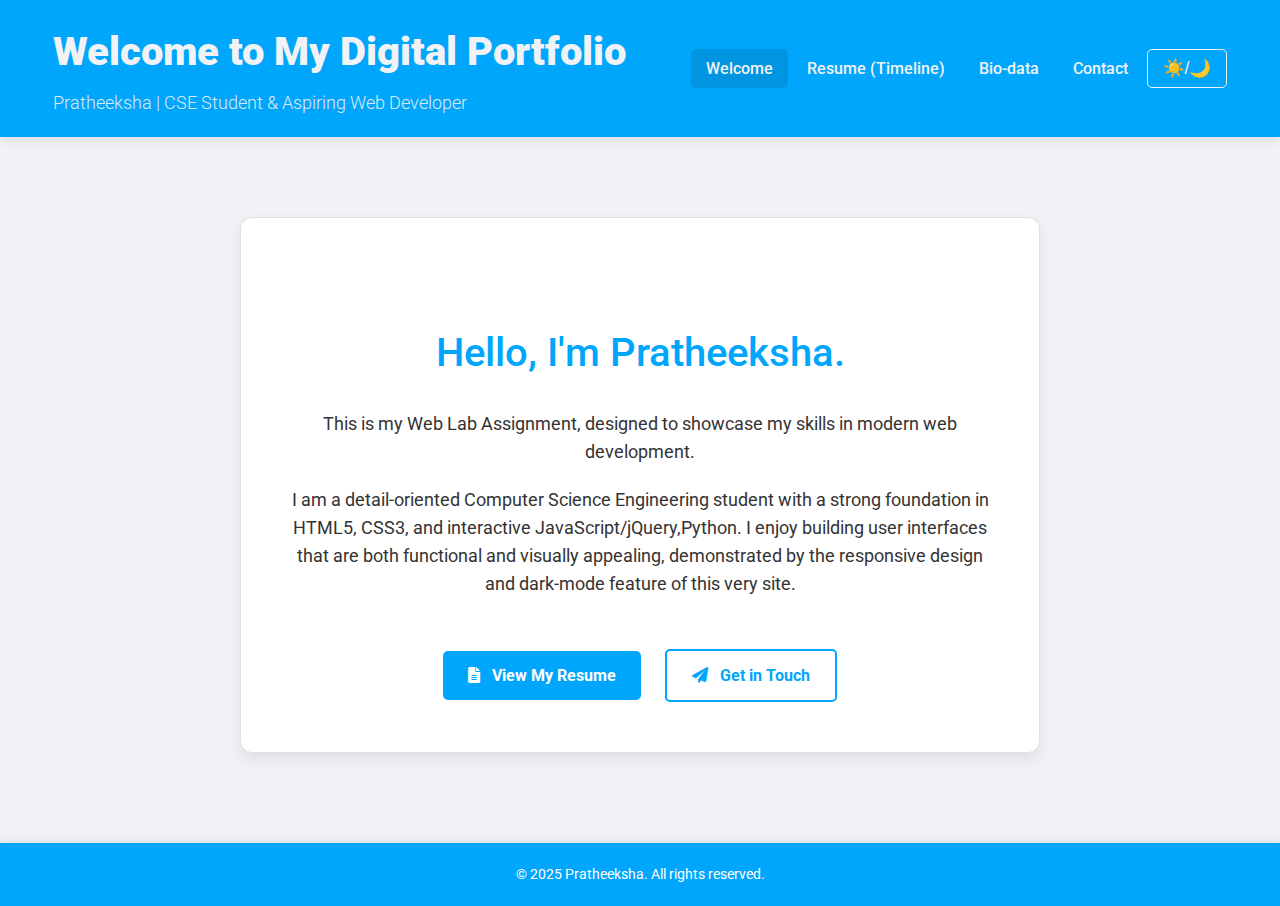
<file: index.html>
<!DOCTYPE html>
<html lang="en">
<head>
    <meta charset="UTF-8">
    <meta name="viewport" content="width=device-width, initial-scale=1.0">
    <title>Welcome - Pratheeksha's Portfolio</title>
    <link rel="stylesheet" href="style.css">
    <link rel="stylesheet" href="https://cdnjs.cloudflare.com/ajax/libs/font-awesome/6.0.0-beta3/css/all.min.css">
    <script src="https://code.jquery.com/jquery-3.6.0.min.js"></script>
</head>
<header>
    <div class="header-content">
        <h1>Welcome to My Digital Portfolio</h1>
        <p class="tagline">Pratheeksha | CSE Student & Aspiring Web Developer</p>
    </div>
    
    <nav>
        <a href="index.html" class="active">Welcome</a>
        <a href="resume.html">Resume (Timeline)</a>
        <a href="bio.html">Bio-data</a>
        <a href="contact.html">Contact</a>
        <button id="theme-toggle">☀️/🌙</button> 
    </nav>
    </header>

    <main class="container welcome-main">
        <section class="welcome-section">
            <div class="welcome-card bio-card">
                <i class="fas fa-hand-wave icon-large"></i>
                <h2>Hello, I'm Pratheeksha.</h2>
                <p>This is my Web Lab Assignment, designed to showcase my skills in modern web development.</p>
                
                <p>I am a detail-oriented Computer Science Engineering student with a strong foundation in HTML5, CSS3, and interactive JavaScript/jQuery,Python. I enjoy building user interfaces that are both functional and visually appealing, demonstrated by the responsive design and dark-mode feature of this very site.</p>
                
                <div class="cta-links">
                    <a href="resume.html" class="cta-button primary"><i class="fas fa-file-alt"></i> View My Resume</a>
                    <a href="contact.html" class="cta-button secondary"><i class="fas fa-paper-plane"></i> Get in Touch</a>
                </div>
            </div>
        </section>
    </main>

    <footer><p>&copy; 2025 Pratheeksha. All rights reserved.</p></footer>
    <script src="script.js"></script>
</body>
</html>
</file>
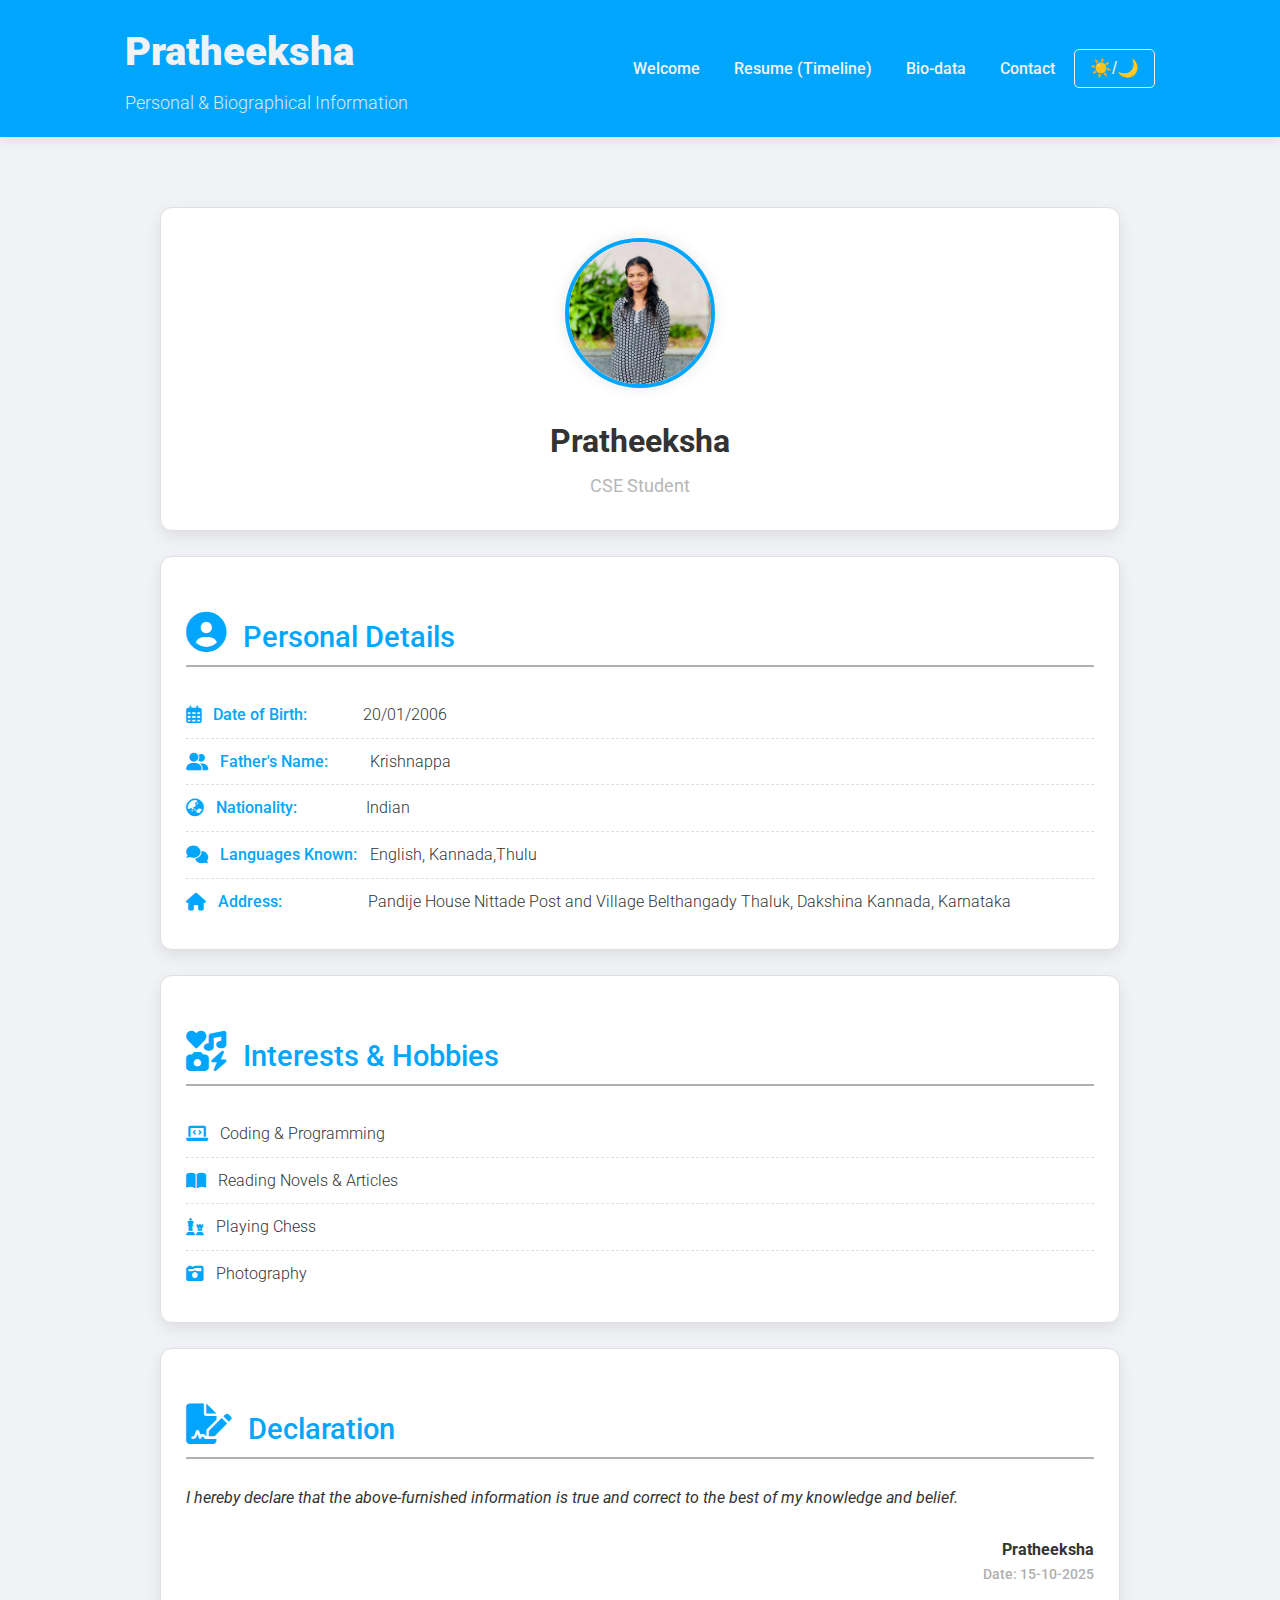
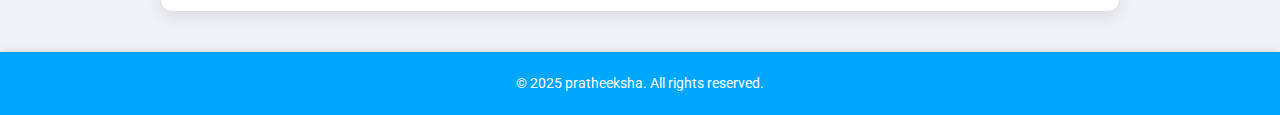
<file: bio.html>
<!DOCTYPE html>
<html lang="en">
<head>
    <meta charset="UTF-8">
    <meta name="viewport" content="width=device-width, initial-scale=1.0">
    <title>Pratheeksha - Bio-data</title>
    <link rel="stylesheet" href="style.css">
    <link rel="stylesheet" href="https://cdnjs.cloudflare.com/ajax/libs/font-awesome/6.0.0-beta3/css/all.min.css">
    <script src="https://code.jquery.com/jquery-3.6.0.min.js"></script>
</head>
<body>
    <header>
        <div class="header-content">
            <h1>Pratheeksha</h1>
            <p class="tagline">Personal & Biographical Information</p>
        </div>
        

      <nav>
    <a href="index.html" class="[active or blank]">Welcome</a>
    <a href="resume.html" class="[active or blank]">Resume (Timeline)</a>
    <a href="bio.html" class="[active or blank]">Bio-data</a>
    <a href="contact.html" class="[active or blank]">Contact</a>
    <button id="theme-toggle">☀️/🌙</button> 
</nav>

    </header>

    <main class="container bio-data-main">
        <div class="bio-grid">
            <div class="bio-card profile-card">
                <img src="images/imgggggg.jpg" alt="My Profile Picture" class="profile-pic">
                <h3>Pratheeksha</h3>
                <p class="tagline">CSE Student</p>
            </div>

            <div class="bio-card details-card">
                <h2><i class="fas fa-user-circle icon-header"></i> Personal Details</h2>
                <ul class="detail-list">
                    <li><i class="far fa-calendar-alt icon-list"></i> <strong>Date of Birth:</strong> 20/01/2006</li>
                    <li><i class="fas fa-user-friends icon-list"></i> <strong>Father's Name:</strong> Krishnappa</li>
                    <li><i class="fas fa-globe-asia icon-list"></i> <strong>Nationality:</strong> Indian</li>
                    <li><i class="fas fa-comments icon-list"></i> <strong>Languages Known:</strong> English, Kannada,Thulu</li>
                    <li><i class="fas fa-home icon-list"></i> <strong>Address:</strong> Pandije House Nittade Post and Village Belthangady Thaluk, Dakshina Kannada, Karnataka</li>
                </ul>
            </div>

            <div class="bio-card hobbies-card">
                <h2><i class="fas fa-icons icon-header"></i> Interests & Hobbies</h2>
                <ul class="hobbies-list">
                    <li><i class="fas fa-laptop-code icon-list"></i> Coding & Programming</li>
                    <li><i class="fas fa-book-open icon-list"></i> Reading Novels & Articles</li>
                    <li><i class="fas fa-chess icon-list"></i> Playing Chess</li>
                    <li><i class="fas fa-camera-retro icon-list"></i> Photography</li>
                </ul>
            </div>

            <div class="bio-card declaration-card">
                <h2><i class="fas fa-file-signature icon-header"></i> Declaration</h2>
                <p class="declaration-text">I hereby declare that the above-furnished information is true and correct to the best of my knowledge and belief.</p>
                <div class="signature-block">
                    <p><strong>Pratheeksha</strong></p>
                    <p class="date">Date: 15-10-2025</p>
                </div>
            </div>
        </div>
    </main>

    <footer><p>&copy; 2025 pratheeksha. All rights reserved.</p></footer>
    <script src="script.js"></script>
</body>
</html>
</file>
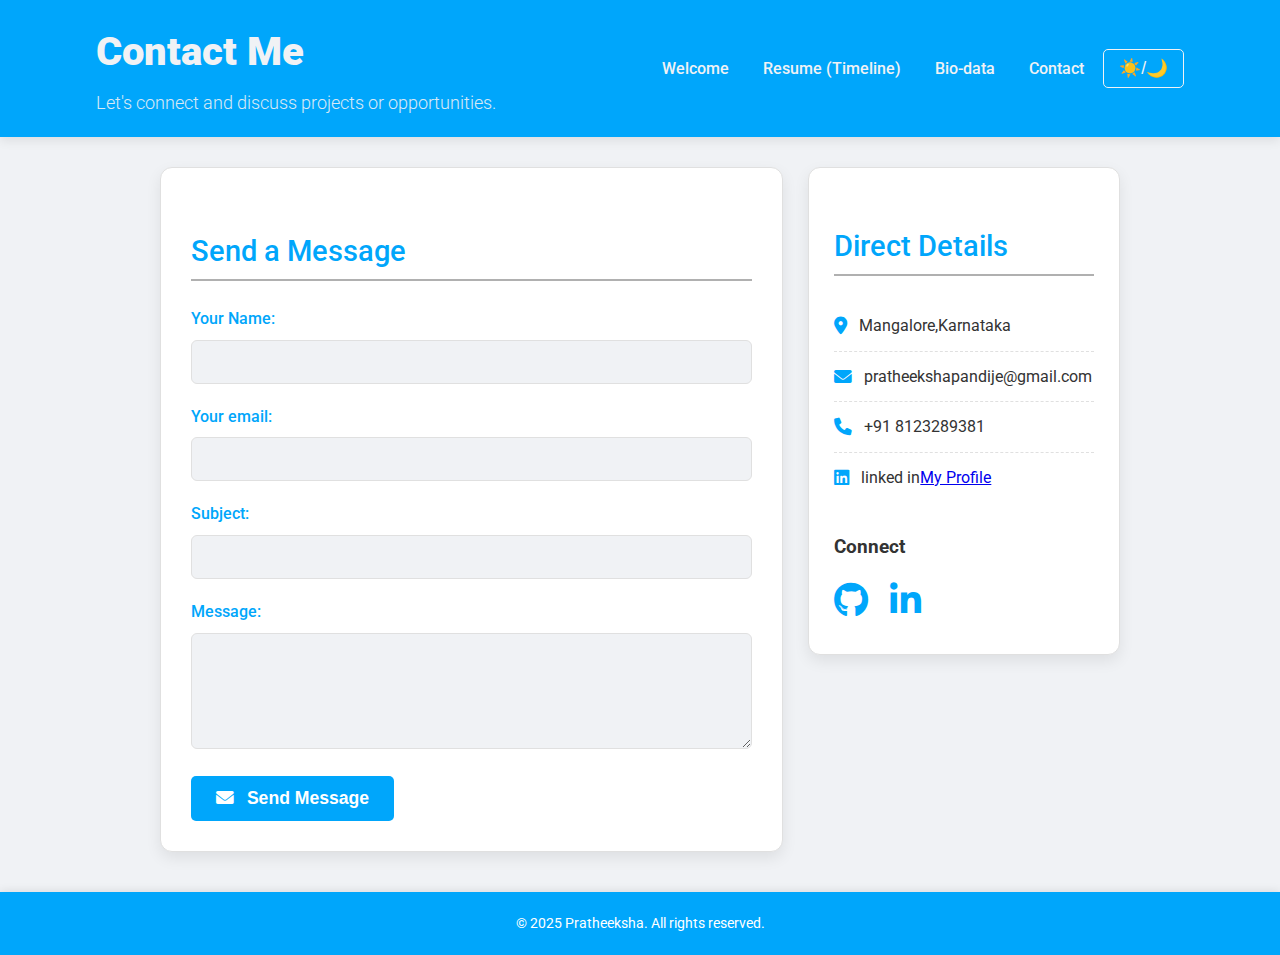
<file: contact.html>
<!DOCTYPE html>
<html lang="en">
<head>
    <meta charset="UTF-8">
    <meta name="viewport" content="width=device-width, initial-scale=1.0">
    <title>Contact - Get in Touch</title>
    <link rel="stylesheet" href="style.css">
    <link rel="stylesheet" href="https://cdnjs.cloudflare.com/ajax/libs/font-awesome/6.0.0-beta3/css/all.min.css">
    <script src="https://code.jquery.com/jquery-3.6.0.min.js"></script>
</head>
<body>
    <header>
        <div class="header-content">
            <h1>Contact Me</h1>
            <p class="tagline">Let's connect and discuss projects or opportunities.</p>
        </div>
       <nav>
    <a href="index.html" class="[active or blank]">Welcome</a>
    <a href="resume.html" class="[active or blank]">Resume (Timeline)</a>
    <a href="bio.html" class="[active or blank]">Bio-data</a>
    <a href="contact.html" class="[active or blank]">Contact</a>
    <button id="theme-toggle">☀️/🌙</button> 
</nav>

    
    </header>

    <main class="container contact-main">
        <div class="bio-grid contact-grid">
            <div class="bio-card form-card">
                <h2>Send a Message</h2>
                <form action="mailto:your.email@example.com" method="post" enctype="text/plain">
                    <div class="form-group">
                        <label for="name">Your Name:</label>
                        <input type="text" id="name" name="sender_name" required>
                    </div>
                    <div class="form-group">
                        <label for="email">Your email:</label>
                        <input type="email" id="email" name="sender_email" required>
                    </div>
                    <div class="form-group">
                        <label for="subject">Subject:</label>
                        <input type="text" id="subject" name="message_subject" required>
                    </div>
                    <div class="form-group">
                        <label for="message">Message:</label>
                        <textarea id="message" name="message_body" rows="6" required></textarea>
                    </div>
                    <button type="submit" class="submit-button"><i class="fas fa-envelope"></i> Send Message</button>
                </form>
            </div>

            <div class="bio-card details-card">
                <h2>Direct Details</h2>
                <ul class="contact-list">
                    <li><i class="fas fa-map-marker-alt icon-list"></i> Mangalore,Karnataka</li>
                    <li><i class="fas fa-envelope icon-list"></i>  pratheekshapandije@gmail.com</li>
                    <li><i class="fas fa-phone icon-list"></i> +91 8123289381</li>
                    <li>
                      <i class="fab fa-linkedin icon-list"></i> linked in <a href="https://www.linkedin.com/in/pratheeksha-k-3a053838a" target="_blank">My Profile</a>
                   </li>
    
        

            
                </ul>

                <h3 class="mt-30">Connect</h3>
                <div class="social-icons">
                    <a href="https://github.com/Pratheeksha88" target="_blank"><i class="fab fa-github"></i></a>
                    <a href="https://www.linkedin.com/in/pratheeksha-k-3a053838a" target="_blank"><i class="fab fa-linkedin-in"></i></a>
                    
                </div>
            </div>
        </div>
    </main>

    <footer><p>&copy; 2025 Pratheeksha. All rights reserved.</p></footer>
    <script src="script.js"></script>
</body>
</html>
</file>
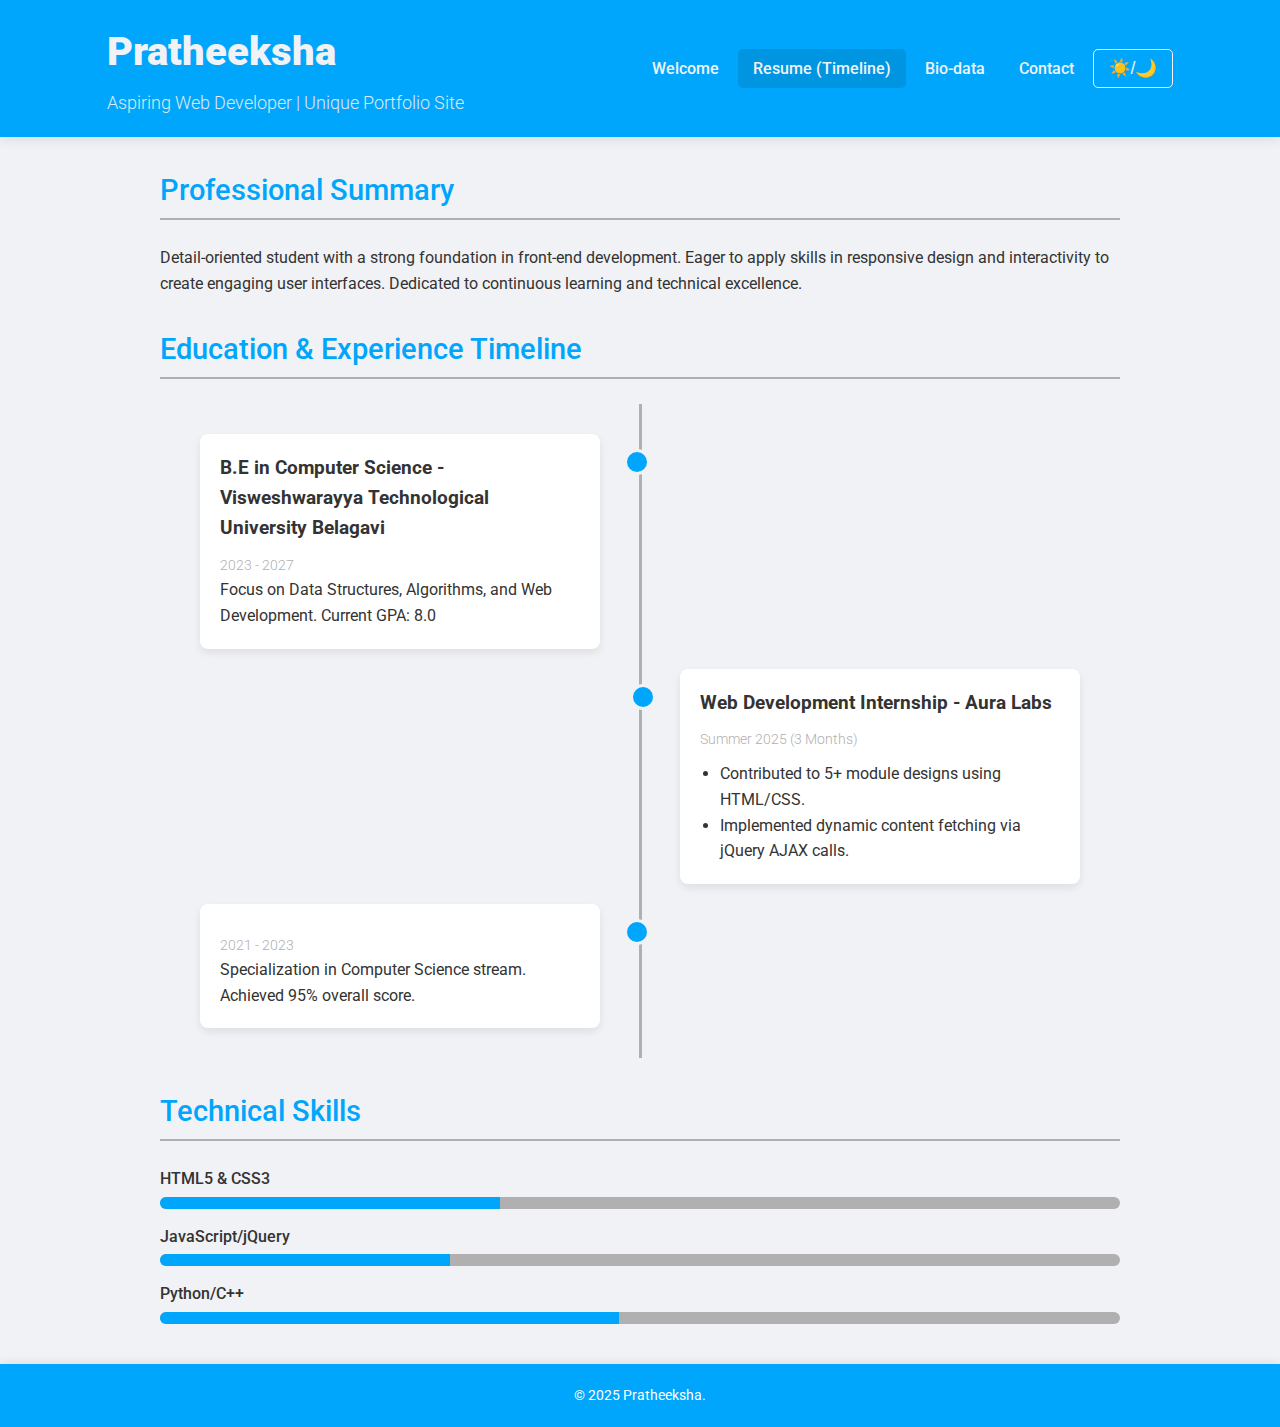
<file: resume.html>
<!DOCTYPE html>
<html lang="en">
<head>
    <meta charset="UTF-8">
    <meta name="viewport" content="width=device-width, initial-scale=1.0">
    <title>Pratheeksha - Interactive Resume</title>
    <link rel="stylesheet" href="style.css">
    <script src="https://code.jquery.com/jquery-3.6.0.min.js"></script>
</head>
<body>
    <header>
        <div class="header-content">
            <h1>Pratheeksha</h1>
            <p class="tagline">Aspiring Web Developer | Unique Portfolio Site</p>
        </div>
        
        <nav>
    <a href="index.html" class="[active or blank]">Welcome</a>
    <a href="resume.html" class="active">Resume (Timeline)</a>
    <a href="bio.html" class="[active or blank]">Bio-data</a>
    <a href="contact.html" class="[active or blank]">Contact</a>
    <button id="theme-toggle">☀️/🌙</button> 
</nav>
    </header>
    

    <main class="container">
        <section class="summary">
            <h2>Professional Summary</h2>
            <p>Detail-oriented student with a strong foundation in front-end development. Eager to apply skills in responsive design and interactivity to create engaging user interfaces. Dedicated to continuous learning and technical excellence.</p>
        </section>

        <section class="timeline-section">
            <h2>Education & Experience Timeline</h2>
            <div class="timeline">
                
                <div class="timeline-item">
                    <div class="timeline-content right">
                        <h3>B.E in Computer Science - Visweshwarayya Technological University Belagavi</h3>
                        <p class="date">2023 - 2027</p>
                        <p>Focus on Data Structures, Algorithms, and Web Development. Current GPA: 8.0</p>
                    </div>
                </div>

                <div class="timeline-item">
                    <div class="timeline-content left">
                        <h3>Web Development Internship - Aura Labs</h3>
                        <p class="date">Summer 2025 (3 Months)</p>
                        <ul>
                            <li>Contributed to 5+ module designs using HTML/CSS.</li>
                            <li>Implemented dynamic content fetching via jQuery AJAX calls.</li>
                        </ul>
                    </div>
                </div>
                
                <div class="timeline-item">
                    <div class="timeline-content right">
                        <h3></h3>
                        <p class="date">2021 - 2023</p>
                        <p>Specialization in Computer Science stream. Achieved 95% overall score.</p>
                    </div>
                </div>
            </div>
        </section>

        <section class="skills-section">
            <h2>Technical Skills</h2>
            <div class="skill-bar-container">
                <div class="skill-bar-item" data-percent="70">
                    <p>HTML5 & CSS3</p>
                    <div class="bar"><span class="bar-fill"></span></div>
                </div>
                <div class="skill-bar-item" data-percent="60">
                    <p>JavaScript/jQuery</p>
                    <div class="bar"><span class="bar-fill"></span></div>
                </div>
                <div class="skill-bar-item" data-percent="95">
                    <p>Python/C++</p>
                    <div class="bar"><span class="bar-fill"></span></div>
                </div>
            </div>
        </section>
    </main>

    <footer><p>&copy; 2025 Pratheeksha.</p></footer>
    <script src="script.js"></script>
</body>
</html>
</file>
<file: style.css>
/*=======================================
  0. Custom Fonts & Global Setup
=========================================*/
@import url('https://fonts.googleapis.com/css2?family=Roboto:wght@300;400;500;700;900&display=swap');

/* --- Root Variables & Dark Mode Setup --- */
:root {
    --primary-color: #00A6FB; /* Main Sky Blue Accent */
    --background-color: #f0f2f5; /* Light Background */
    --text-color: #333333; /* Dark Text */
    --card-background: #ffffff; /* Light Card Background */
    --timeline-line: #b0b0b0; /* Light Gray Line/Detail */
    --border-color: #e0e0e0; /* Light Border */
    --shadow-color: rgba(0, 0, 0, 0.08); /* Subtle shadow */
}

/* Dark Mode Overrides */
body.dark-mode {
    --background-color: #1a1a2e; /* Darker Background */
    --text-color: #e0e0e0; /* Light Text */
    --card-background: #2c2c44; /* Dark Card Background */
    --timeline-line: #505070;
    --primary-color: #90e0ef; /* Lighter accent for contrast */
    --border-color: #3a3a50;
    --shadow-color: rgba(0, 0, 0, 0.3);
}

* {
    box-sizing: border-box;
    margin: 0;
    padding: 0;
}

body {
    font-family: 'Roboto', sans-serif;
    line-height: 1.6;
    background-color: var(--background-color);
    color: var(--text-color);
    transition: background-color 0.3s, color 0.3s;
}

.container {
    max-width: 1000px;
    margin: 30px auto;
    padding: 0 20px;
}

/*=======================================
  1. Header and Navigation
=========================================*/
header {
    background-color: var(--primary-color);
    color: var(--background-color); 
    padding: 20px 0;
    text-align: center;
    box-shadow: 0 4px 10px var(--shadow-color);
    display: flex;
    justify-content: space-around;
    align-items: center;
    transition: background-color 0.3s, box-shadow 0.3s;
}

.header-content {
    text-align: left;
    margin-left: 20px;
}

h1 {
    font-weight: 900;
    font-size: 2.5em;
    margin-bottom: 5px;
}
.tagline {
    font-weight: 300;
    font-size: 1.1em;
    opacity: 0.9;
}

nav a {
    color: var(--background-color);
    text-decoration: none;
    padding: 10px 15px;
    border-radius: 5px;
    transition: background-color 0.3s;
    font-weight: 500;
}
nav a:hover, nav a.active {
    background-color: rgba(0, 0, 0, 0.1);
}
#theme-toggle {
    background: none;
    color: var(--background-color);
    border: 1px solid var(--background-color);
    padding: 8px 15px;
    cursor: pointer;
    border-radius: 5px;
    transition: background-color 0.3s;
    font-size: 1.1em;
    margin-right: 20px;
}
#theme-toggle:hover {
    background-color: rgba(0, 0, 0, 0.1);
}

h2 { 
    color: var(--primary-color); 
    border-bottom: 2px solid var(--timeline-line); 
    padding-bottom: 5px; 
    margin-top: 30px; 
    margin-bottom: 25px; 
    font-size: 1.8em;
    font-weight: 500;
}
h3 {
    font-weight: 700;
    color: var(--text-color);
    margin-bottom: 10px;
}


/*=======================================
  2. Index Page (Resume/Timeline)
=========================================*/
/* Vertical Timeline */
.timeline {
    position: relative;
    padding: 20px 0;
}
.timeline::after {
    content: '';
    position: absolute;
    width: 3px;
    background-color: var(--timeline-line);
    top: 0;
    bottom: 0;
    left: 50%;
    margin-left: -1.5px;
}
.timeline-item {
    padding: 10px 40px;
    position: relative;
    width: 50%;
}
.timeline-item:nth-child(even) {
    left: 50%;
}
.timeline-content {
    padding: 20px;
    background-color: var(--card-background);
    border-radius: 8px;
    box-shadow: 0 4px 8px var(--shadow-color);
    transition: background-color 0.3s, box-shadow 0.3s;
}
.timeline-item::after {
    content: '';
    position: absolute;
    width: 20px;
    height: 20px;
    right: -10px;
    background-color: var(--primary-color);
    border: 3px solid var(--background-color);
    top: 25px;
    border-radius: 50%;
    z-index: 1;
    transition: background-color 0.3s, border-color 0.3s;
}
.timeline-item:nth-child(even)::after {
    left: -10px;
    right: auto;
}
.timeline-item ul {
    margin-top: 10px;
    padding-left: 20px;
    list-style-type: disc;
}
.timeline-content .date {
    font-size: 0.9em;
    color: var(--timeline-line);
    font-weight: 300;
    margin-top: 5px;
}

/* Skill Bars */
.skill-bar-item {
    margin-bottom: 15px;
}
.bar {
    background-color: var(--timeline-line);
    height: 12px;
    border-radius: 6px;
    overflow: hidden;
    margin-top: 5px;
}
.bar-fill {
    display: block;
    height: 100%;
    width: 0%;
    background-color: var(--primary-color);
    transition: width 1.5s ease-out; /* Add transition for animation */
}
.skill-bar-item p {
    margin-bottom: 5px;
    font-weight: 500;
    display: flex;
    justify-content: space-between;
}

/*=======================================
  3. Bio-data Page
=========================================*/
.bio-data-main {
    padding-top: 20px;
}

.bio-grid {
    display: grid;
    grid-template-columns: 1fr;
    gap: 25px;
    margin-top: 20px;
}

.bio-card {
    background-color: var(--card-background);
    padding: 25px;
    border-radius: 12px;
    box-shadow: 0 6px 15px var(--shadow-color);
    border: 1px solid var(--border-color);
    transition: all 0.3s ease;
}

.bio-card:hover {
    transform: translateY(-5px);
    box-shadow: 0 10px 25px rgba(0, 0, 0, 0.15);
}

/* Profile Card Specifics (for image) */
.profile-card {
    text-align: center;
    padding: 30px;
    grid-column: 1 / -1; /* Full width on desktop */
}
.profile-pic {
    width: 150px;
    height: 150px;
    border-radius: 50%;
    object-fit: cover;
    margin-bottom: 20px;
    border: 4px solid var(--primary-color);
    box-shadow: 0 0 15px rgba(0, 0, 0, 0.1);
    transition: all 0.3s;
}
.profile-card h3 {
    font-size: 2em;
    font-weight: 700;
    margin-bottom: 5px;
    color: var(--text-color);
}
.profile-card .tagline {
    font-size: 1.1em;
    color: var(--timeline-line);
    font-weight: 400;
}

/* Details Lists */
.detail-list, .hobbies-list {
    list-style: none;
    padding: 0;
    margin-top: 20px;
}
.detail-list li, .hobbies-list li {
    padding: 10px 0;
    border-bottom: 1px dashed var(--border-color);
    display: flex;
    align-items: center;
    font-weight: 300;
}
.detail-list li:last-child, .hobbies-list li:last-child {
    border-bottom: none;
}
.detail-list li strong {
    min-width: 140px;
    font-weight: 500;
    color: var(--primary-color);
    margin-right: 10px;
}

/* Icons */
.icon-header {
    margin-right: 10px;
    color: var(--primary-color);
    font-size: 1.4em;
}
.icon-list {
    margin-right: 12px;
    color: var(--primary-color);
    font-size: 1.1em;
}

/* Declaration Card */
.declaration-card {
    grid-column: 1 / -1;
    text-align: justify;
}
.declaration-text {
    margin-top: 15px;
    margin-bottom: 25px;
    font-style: italic;
    color: var(--text-color);
    line-height: 1.8;
}
.signature-block {
    text-align: right;
    margin-top: 20px;
    font-weight: 500;
}
.signature-block .date {
    font-size: 0.9em;
    color: var(--timeline-line);
}


/*=======================================
  4. Welcome Page Styles
=========================================*/
.welcome-section {
    text-align: center;
    padding: 50px 0;
}
.welcome-card {
    max-width: 800px;
    margin: 0 auto;
    padding: 40px;
}
.icon-large {
    font-size: 3.5em;
    color: var(--primary-color);
    margin-bottom: 25px;
}
.welcome-card h2 {
    border-bottom: none;
    font-size: 2.5em;
    margin-bottom: 20px;
}
.welcome-card p {
    font-size: 1.1em;
    margin-bottom: 20px;
}

.cta-links {
    margin-top: 40px;
}
.cta-button {
    display: inline-block;
    padding: 12px 25px;
    border-radius: 5px;
    text-decoration: none;
    font-weight: 700;
    margin: 10px;
    transition: background-color 0.3s, transform 0.2s;
    font-size: 1.0em;
}
.cta-button i {
    margin-right: 8px;
}
.primary {
    background-color: var(--primary-color);
    color: var(--card-background);
}
.primary:hover {
    background-color: #0088cc;
    transform: translateY(-2px);
}
.secondary {
    background-color: var(--card-background);
    color: var(--primary-color);
    border: 2px solid var(--primary-color);
}
.secondary:hover {
    background-color: var(--primary-color);
    color: var(--card-background);
    border: 2px solid var(--primary-color); /* Maintain border */
    transform: translateY(-2px);
}


/*=======================================
  5. Contact Page Styles
=========================================*/
.contact-grid {
    grid-template-columns: 2fr 1fr;
    align-items: start;
}

.form-card {
    padding: 30px;
}

.form-group {
    margin-bottom: 20px;
    text-align: left;
}
.form-group label {
    display: block;
    font-weight: 500;
    margin-bottom: 8px;
    color: var(--primary-color);
}
.form-group input[type="text"],
.form-group input[type="email"],
.form-group textarea {
    width: 100%;
    padding: 12px;
    border: 1px solid var(--border-color);
    border-radius: 6px;
    background-color: var(--background-color);
    color: var(--text-color);
    transition: border-color 0.3s;
    font-size: 1em;
}
.form-group input:focus, .form-group textarea:focus {
    border-color: var(--primary-color);
    outline: none;
}
.submit-button {
    background-color: var(--primary-color);
    color: white;
    padding: 12px 25px;
    border: none;
    border-radius: 5px;
    cursor: pointer;
    font-size: 1.1em;
    font-weight: 700;
    transition: background-color 0.3s, transform 0.2s;
}
.submit-button i {
    margin-right: 8px;
}
.submit-button:hover {
    background-color: #0088cc;
    transform: translateY(-2px);
}

.contact-list {
    list-style: none;
    padding: 0;
}
.contact-list li {
    padding: 12px 0;
    border-bottom: 1px dashed var(--border-color);
    display: flex;
    align-items: center;
    font-weight: 400;
}
.contact-list li:last-child {
    border-bottom: none;
}

.social-icons a {
    font-size: 2.2em;
    color: var(--primary-color);
    margin-right: 18px;
    transition: color 0.2s;
}
.social-icons a:hover {
    color: #0088cc;
}
.mt-30 { margin-top: 30px; }


/*=======================================
  6. Footer
=========================================*/
footer {
    text-align: center;
    padding: 20px 0;
    margin-top: 40px;
    background-color: var(--primary-color);
    color: white;
    font-size: 0.9em;
    box-shadow: 0 -2px 8px var(--shadow-color);
    transition: background-color 0.3s, box-shadow 0.3s;
}


/*=======================================
  7. Responsiveness
=========================================*/
@media screen and (max-width: 768px) {
    /* Header/Nav */
    header {
        flex-direction: column;
        padding-top: 10px;
    }
    .header-content {
        text-align: center;
        margin: 0;
    }
    nav {
        margin-top: 15px;
        margin-bottom: 10px;
        display: flex;
        flex-wrap: wrap;
        justify-content: center;
    }
    nav a {
        padding: 8px 10px;
        font-size: 0.9em;
        margin: 2px;
    }
    #theme-toggle {
        margin-right: 0;
        margin-top: 10px;
    }

    /* Timeline Adjustments */
    .timeline::after { left: 20px; }
    .timeline-item { width: 100%; padding-left: 60px; }
    .timeline-item:nth-child(even) { left: 0; }
    .timeline-item::after, .timeline-item:nth-child(even)::after {
        left: 14px; right: auto;
    }
    
    /* Bio-data & Contact Grid Stacking */
    .bio-grid, .contact-grid {
        grid-template-columns: 1fr; /* Stack cards vertically on small screens */
    }

    /* Profile Card Adjustments */
    .profile-pic {
        width: 100px;
        height: 100px;
    }
    .profile-card h3 {
        font-size: 1.5em;
    }
    .profile-card .tagline {
        font-size: 0.9em;
    }

    /* Contact Form Adjustments */
    .form-card, .details-card {
        padding: 20px;
    }
}
</file>
